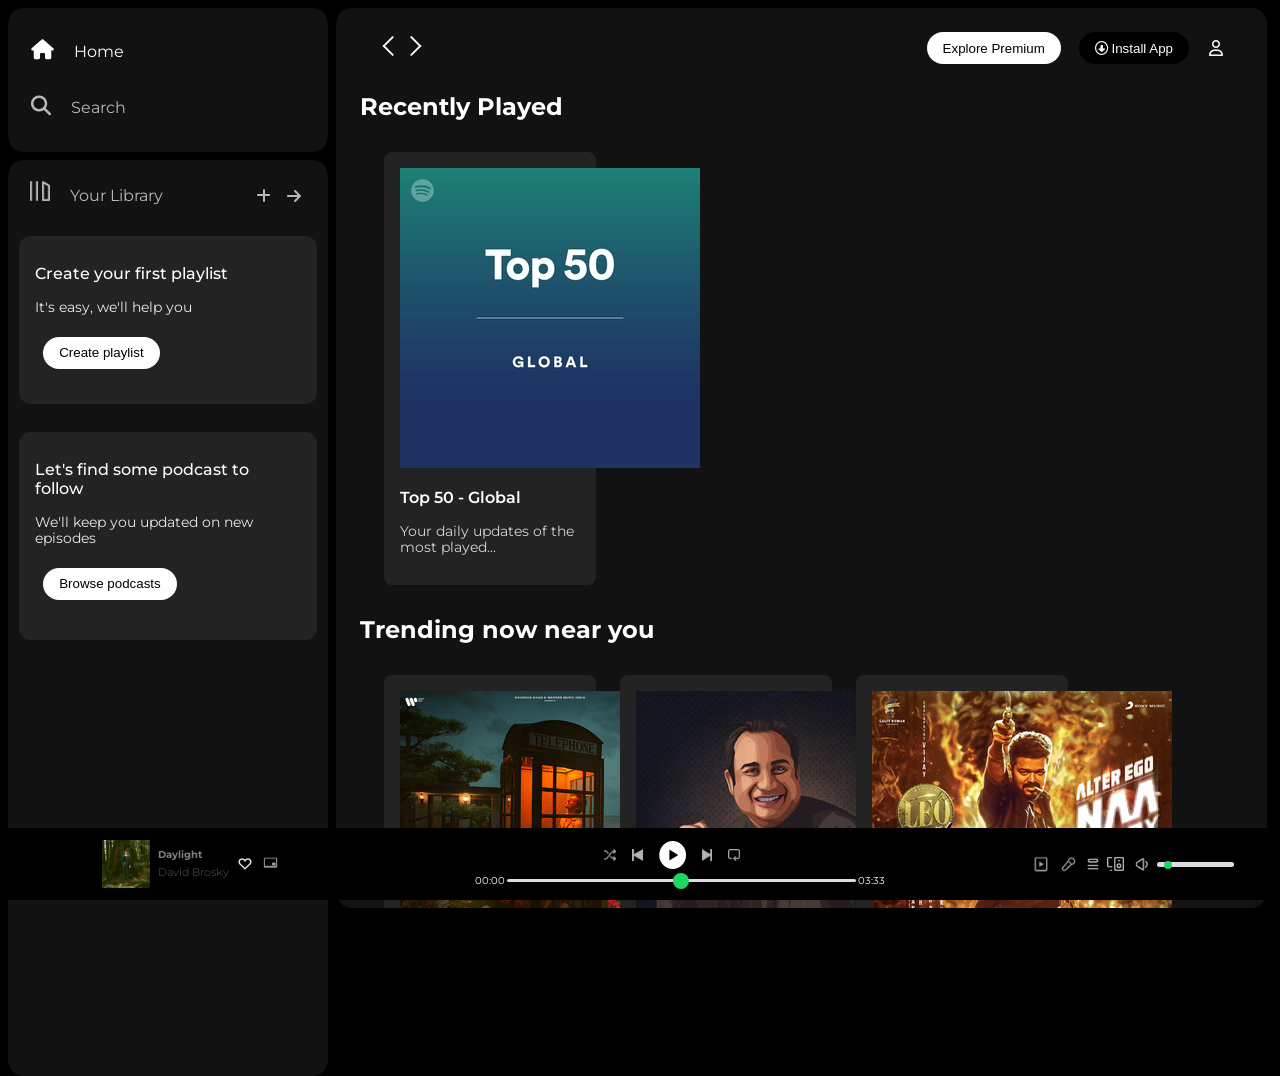
<file: index.html>
<!DOCTYPE html>
<html lang="en">
<head>
    <meta charset="UTF-8">
    <meta name="viewport" content="width=device-width, initial-scale=1.0">
    <title>Spotify-Web Player Music for Everyone</title>
    <link rel="stylesheet" href="https://cdnjs.cloudflare.com/ajax/libs/font-awesome/6.6.0/css/all.min.css" integrity="sha512-Kc323vGBEqzTmouAECnVceyQqyqdsSiqLQISBL29aUW4U/M7pSPA/gEUZQqv1cwx4OnYxTxve5UMg5GT6L4JJg==" crossorigin="anonymous" referrerpolicy="no-referrer" />
    <!-- <link rel="stylesheet" href="https://cdn.jsdelivr.net/npm/bootstrap@5.3.3/dist/css/bootstrap.min.css"> -->
    
    <link rel="preconnect" href="https://fonts.googleapis.com">
    <link rel="preconnect" href="https://fonts.gstatic.com" crossorigin>
    <link href="https://fonts.googleapis.com/css2?family=Montserrat:ital,wght@0,100..900;1,100..900&display=swap" rel="stylesheet">
    <link rel="icon" href="asset/logo.png" type="image/x-icon">
    <link rel="stylesheet" href="Spotify.css">
</head>

<body>
    <div class="main">
        <div class="sidebar">
            <div class="nav">
                <div class="nav-option " id="home">
                    <i class="fa-solid fa-house"></i>
                    <a href="#">Home </a>
                </div>
                <div class="nav-option">
                    <i class="fa-solid fa-magnifying-glass"></i>
                    <a href="#">Search</a>
                </div>
            </div>

            <div class="library">
                <div class="options">
                    <div class="lib-options nav-option">
                        <img src="./asset/library_icon.png" alt="Library">
                        <a href="#">Your Library</a>
                    </div>
                    <div class="icons">
                        <i class="fa-solid fa-plus"></i>
                        <i class="fa-solid fa-arrow-right"></i>
                    </div>
                </div>
                <div class="lib-box">
                    <div class="box">
                        <p class="box-p1">Create your first playlist</p>
                        <p class="box-p2">It's easy, we'll help you</p>
                        <button class="badge">Create playlist</button>
                    </div>
                    <div class="box box2">
                        <p class="box-p1">Let's find some podcast to follow</p>
                        <p class="box-p2">We'll keep you updated on new episodes</p>
                        <button class="badge">Browse podcasts</button>
                    </div>
                </div>
            </div>
        </div>

        <!-- Navigation Bar -->
        <div class="main-content">
            <div class="sticky-nav">
                <div class="sticy-nav-icons">
                    <img src="./asset/backward_icon.png" alt="backward_icon">
                    <img src="./asset/forward_icon.png" alt="backward_icon" class="hide">
                </div>
                <div class="sticky-nav-options">
                    <button class="badge nav-item hide" style="margin: 8px 10px 8px 10px;">Explore Premium</button>
                    <button class="badge nav-item dark-badge" style="margin-right: 10px;"><i
                            class="fa-regular fa-circle-down"> </i> Install App</button>
                    <i class="fa-regular fa-user " style="margin:0 20px 0 10px;"></i>
                </div>
            </div>

            <!-- Cards -->
            <h2 style="margin-bottom: 15px;">Recently Played</h2>
            <div class="cards-container">
                <div class="card">
                    <img src="asset/card1img.jpeg" alt="card1">
                    <p class="card-title">Top 50 - Global</p>
                    <p class="card-info">Your daily updates of the most played...</p>
                </div>
            </div>

            <h2 class="main-h2" style="margin-bottom: 15px;">Trending now near you</h2>
            <div class="cards-container">
                <div class="card">
                    <img src="asset/card2img.jpeg" alt="card2">
                    <p class="card-title">Top 50 - Global</p>
                    <p class="card-info">Your daily updates of the most played...</p>
                </div>
                <div class="card">
                    <img src="asset/card3img.jpeg" alt="card3">
                    <p class="card-title">Top 50 - Global</p>
                    <p class="card-info">Your daily updates of the most played...</p>
                </div>
                <div class="card">
                    <img src="asset/card4img.jpeg" alt="card4">
                    <p class="card-title">Top 50 - Global</p>
                    <p class="card-info">Your daily updates of the most played...</p>
                </div>
                <div class="card">
                    <img src="asset/card3img.jpeg" alt="card3">
                    <p class="card-title">Top 50 - Global</p>
                    <p class="card-info">Your daily updates of the most played...</p>
                </div>
                <div class="card">
                    <img src="asset/card4img.jpeg" alt="card4">
                    <p class="card-title">Top 50 - Global</p>
                    <p class="card-info">Your daily updates of the most played...</p>
                </div>
            </div>

            <h2 class="main-h2" style="margin-bottom: 15px;">Featured Charts</h2>
            <div class="cards-container">
                <div class="card">
                    <img src="asset/card5img.jpeg" alt="card1">
                    <p class="card-title">Top 50 - Global</p>
                    <p class="card-info">Your daily updates of the most played...</p>
                </div>
                <div class="card">
                    <img src="asset/card6img.jpeg" alt="card1">
                    <p class="card-title">Top 50 - Global</p>
                    <p class="card-info">Your daily updates of the most played...</p>
                </div>
                <div class="card">
                    <img src="asset/card1img.jpeg" alt="card1">
                    <p class="card-title">Top 50 - Global</p>
                    <p class="card-info">Your daily updates of the most played...</p>
                </div>
            </div>

            <div class="footer">
                <div class="line"></div>
            </div>

        </div>

        <!-- Player Bar -->
        <div class="music-player">
            <div class="album">
                <img src="asset/2 Hw/album_picture.jpeg" class="player-img m1" alt=""><br>
                <!-- <img src="asset/card4img.jpeg" class="player-img" alt=""> -->
                <div class="m1 album-desc">
                    <span class="album-title">Daylight</span>
                    <span class="album-desc s2">David Brosky</span>
                </div>
                <br><br><br><br>
                <img src="asset/2 Hw/album_icon1.png" class="album-icons1 m1">
                <img src="asset/2 Hw/album_icon2.png" class="album-icons2 m1 ">
            </div>
            <div class="player"> 
                 <div class="player-controls">
                    <img src="asset/player_icon1.png" class="player-control-icon">
                    <img src="asset/player_icon2.png" class="player-control-icon">
                    <img src="asset/player_icon3.png" class="player-control-icon" style="opacity: 1; height: 1.7rem;">
                    <img src="asset/player_icon4.png" class="player-control-icon">
                    <img src="asset/player_icon5.png" class="player-control-icon">
                </div>
                <div class="playback-bar">
                    <span style="font-size: 10px;" class="curr-time">00:00</span>
                    <input type="range" min="0" max="100" class="progress-bar" value="50" step="1">
                    <span style="font-size: 10px;" class="tot-time">03:33</span>

                </div>
            </div>
            <div class="controls">
                <img src="asset/2 Hw/controls_icon1.png" class="album-icons2 ic1 m1">
                <img src="asset/2 Hw/controls_icon2.png" class="album-icons2 ic2 m1">
                <img src="asset/2 Hw/controls_icon3.png" class="album-icons2 ic3 m1">
                <img src="asset/2 Hw/controls_icon4.png" class="album-icons2 ic4 m1">
                <img src="asset/2 Hw/controls_icon5.png" class="album-icons2 ic5 m1">
                <input type="range" class="volume" min="0" max="100" step="10" value="10">
                
            </div>
        </div>
    </div>











    <script src="https://cdn.jsdelivr.net/npm/bootstrap@5.3.3/dist/js/bootstrap.bundle.min.js"></script>
</body>

</html>
</file>
<file: Spotify.css>
body {
    font-family: "Montserrat", sans-serif;
    margin: 0;
    padding: 0;
    background-color: hsl(0, 0%, 0%);
    color: white;
    overflow: hidden;
}

.badge {
    color: black;
}

.main {
    display: flex;
    height: 100vh;
    padding: 0.5rem;
    margin-right: 5px;
}

.sidebar {
    background-color: #000;
    width: 340px;
    width: 20em;
    border-radius: 1rem;
    /*16px */
    margin-right: 0.5rem;


}

.main-content {
    background-color: #121212;
    flex: 1;
    border-radius: 1rem;
    /*16px */
    overflow: auto;
    padding: 0 1.5rem 0 1.5rem;
}

.music-player {
    background-color: yellow;
    position: fixed;
    bottom: 0px;
    width: 100%;
    height: 5rem;
    height: 72px;
    background-color: black;
}

a {
    text-decoration: none;
    color: white;
}

.nav {
    background-color: #121212;
    display: flex;
    flex-direction: column;
    justify-content: center;
    height: 8rem;
    padding: 0.5rem 0.75rem;
    border-radius: 1rem;
}

#home {
    opacity: 1;
}

.nav-option {
    line-height: 2.5rem;
    opacity: 0.7;
    padding: 0.5rem 0.7rem;
}

.nav-option:hover {
    opacity: 1;
}

.nav-option i {
    font-size: 1.25rem;
}

.nav-option a {
    font-size: 1rem;
    margin-left: 1rem;
}

.library {
    background-color: #121212;
    border-radius: 1rem;
    height: 100%;
    margin-top: 0.5rem;
    padding: 0.5rem 0.7rem;
}

.options {
    display: flex;
    justify-content: space-between;
    align-items: center;
}

.lib-options img {
    height: 1.25rem;
    width: 1.25rem;
}

.icons {
    display: flex;
}

.icons i {
    opacity: 0.7;
    margin-right: 1rem;
}

.icons i:hover {
    opacity: 1;
}

.box {
    height: 9rem;
    background-color: #232323;
    border-radius: 0.75rem;
    margin: 0.75rem 0 1.75rem 0;
    padding: 0.75rem 1rem;
    /* height: fit-content; */
}

.box2 {
    height: 11.5rem;
}

.box-p1 {
    font-size: 1rem;
    font-weight: 500;
}

.box-p2 {
    font-size: 0.85rem;
    opacity: 0.9;
}

.badge {
    background-color: white;
    border: none;
    border-radius: 100px;
    padding: 0.25rem 1rem;
    margin: 0.5rem;
    height: 2rem;
    width: fit-content;
}

.dark-badge {
    background-color: #000;
    color: white;
}

.sticky-nav {
    position: sticky;
    top: 0;
    background-color: #121212;
    display: flex;
    justify-content: space-between;
    align-items: center;
    padding: 1rem 0 0 1rem;
    margin: 0 0 20px 0;
    z-index: 10;

}

.sticky-nav-icons {
    margin-left: 0.75rem;
}

.sticky-nav-options {
    display: flex;
    justify-content: center;
    align-items: center;

}

.nav-item {
    margin-right: 1rem;

}

@media (max-width:1000px) {
    .hide {
        display: none;
    }
}

.card {
    background-color: #232323;
    width: 180px;
    border-radius: 0.5rem;
    color: white;
    padding: 1rem;
    margin-left: 1.5rem;
    margin-top: 1rem;
}

.cards-container {
    display: flex;
    flex-wrap: wrap;
}

.card-img {
    width: 100%;
    border-radius: 0.5rem 0.5rem 0 0;
}

.card-title {
    font-weight: 600;
}

.card-info {
    font-size: 0.85rem;
    opacity: 0.8;
}

.main-h2 {
    margin-top: 30px;
}

.footer {
    height: 300px;
    display: flex;
    justify-content: center;
    align-items: center;
}

.line {
    width: 95%;
    height: 50%;
    border-top: 1px solid white;
    opacity: 0.4;
}



.music-player {
    display: flex;
    justify-content: space-around;
    /* justify-content: center; */
    align-items: center;
    /* padding: 0px 60px 0px 10px; */
}

.album {
    width: 25%;
}

.player {
    display: flex;
    flex-direction: column;
    justify-content: space-around;
    /* align-items: center; */
    width: 42%;
    height: 70%;
    margin-left: 6px;
    margin: 0;
    /* background-color: red; */
}

.controls {
    /* width: 25%; */
}


.player-controls {
    display: flex;
    justify-content: center;
    align-items: center;
}

.player-control-icon {
    height: 0.7rem;
    margin-right: 1rem;
    opacity: 0.7;
    
}

.player-control-icon:hover {
    opacity: 1;
}

.playback-bar {
    display: flex;
    justify-content: center;
    align-items: center;
    /* margin-left: 55px; */

}

.progress-bar {
    width: 65%;
    appearance: none;
    background-color: transparent;
    cursor: pointer;

}

.progress-bar::-webkit-slider-runnable-track {
    background-color: #ddd;
    border-radius: 100px;
    height: 0.2rem;
}

.progress-bar::-webkit-slider-thumb {
    appearance: none;
    height: 1rem;
    width: 1rem;
    background-color: #1bd760;
    border-radius: 50%;
    margin-top: -6px;
}

.album{
    display: flex;
    justify-content: center;
    align-items: center;
    /* justify-content: space-between; */
}
.album-title{
    font-size: 0.6rem;
    font-weight: 700;
}
.album-desc{
    font-size: 0.7rem;
    opacity: 0.5;

}
.player-img{
    height: 3rem;
}
.album-icons1{
    height: 1rem;
}
.album-icons2{
    height: 1.5rem;
}
.m1{
    margin-right: 0.5rem;
    
}
.s2{
    margin-top: 5px;
}
.album-desc{
    display: flex;
    flex-direction: column;
}
.controls{
    display: flex;
    justify-content: center;
    align-items: center;
    /* position: static; */
    /* right: -10px; */
}
.ic1,.ic2,.ic5{
    height: 30px;
    height: 2rem;
}
.ic3{
    height: 1rem;
    opacity: 0.7;
}
.ic4{
    height: 0.9rem;
    opacity: 0.7;
}
.controls>img{
    margin: 0;
    margin-right: 6px;
}
.volume{
    appearance: none;
    width: 30%;
    background-color: transparent;
    cursor: pointer;
    margin: 0;
}


.volume::-webkit-slider-runnable-track {
    background-color: #ddd;
    border-radius: 100px;
    height: 5px;
}


.volume::-webkit-slider-thumb {
    appearance: none;
    height: 0.51rem;
    width: 0.51rem;
    background-color: #1bd760;
    margin-top: -1px;
    border-radius: 50%;
}
.progress-bar::-webkit-slider-thumb {
    appearance: none;
    height: 1rem;
    width: 1rem;
    background-color: #1bd760;
    border-radius: 50%;
    margin-top: -6px;
}
</file>
<file: 1 Project/Spotify.css>
body {
    font-family: "Montserrat", sans-serif;
    margin: 0;
    padding: 0;
    background-color: hsl(0, 0%, 0%);
    color: white;
    overflow: hidden;
}

.badge {
    color: black;
}

.main {
    display: flex;
    height: 100vh;
    padding: 0.5rem;
    margin-right: 5px;
}

.sidebar {
    background-color: #000;
    width: 340px;
    width: 20em;
    border-radius: 1rem;
    /*16px */
    margin-right: 0.5rem;


}

.main-content {
    background-color: #121212;
    flex: 1;
    border-radius: 1rem;
    /*16px */
    overflow: auto;
    padding: 0 1.5rem 0 1.5rem;
}

.music-player {
    background-color: yellow;
    position: fixed;
    bottom: 0px;
    width: 100%;
    height: 5rem;
    height: 72px;
    background-color: black;
}

a {
    text-decoration: none;
    color: white;
}

.nav {
    background-color: #121212;
    display: flex;
    flex-direction: column;
    justify-content: center;
    height: 8rem;
    padding: 0.5rem 0.75rem;
    border-radius: 1rem;
}

#home {
    opacity: 1;
}

.nav-option {
    line-height: 2.5rem;
    opacity: 0.7;
    padding: 0.5rem 0.7rem;
}

.nav-option:hover {
    opacity: 1;
}

.nav-option i {
    font-size: 1.25rem;
}

.nav-option a {
    font-size: 1rem;
    margin-left: 1rem;
}

.library {
    background-color: #121212;
    border-radius: 1rem;
    height: 100%;
    margin-top: 0.5rem;
    padding: 0.5rem 0.7rem;
}

.options {
    display: flex;
    justify-content: space-between;
    align-items: center;
}

.lib-options img {
    height: 1.25rem;
    width: 1.25rem;
}

.icons {
    display: flex;
}

.icons i {
    opacity: 0.7;
    margin-right: 1rem;
}

.icons i:hover {
    opacity: 1;
}

.box {
    height: 9rem;
    background-color: #232323;
    border-radius: 0.75rem;
    margin: 0.75rem 0 1.75rem 0;
    padding: 0.75rem 1rem;
    /* height: fit-content; */
}

.box2 {
    height: 11.5rem;
}

.box-p1 {
    font-size: 1rem;
    font-weight: 500;
}

.box-p2 {
    font-size: 0.85rem;
    opacity: 0.9;
}

.badge {
    background-color: white;
    border: none;
    border-radius: 100px;
    padding: 0.25rem 1rem;
    margin: 0.5rem;
    height: 2rem;
    width: fit-content;
}

.dark-badge {
    background-color: #000;
    color: white;
}

.sticky-nav {
    position: sticky;
    top: 0;
    background-color: #121212;
    display: flex;
    justify-content: space-between;
    align-items: center;
    padding: 1rem 0 0 1rem;
    margin: 0 0 20px 0;
    z-index: 10;

}

.sticky-nav-icons {
    margin-left: 0.75rem;
}

.sticky-nav-options {
    display: flex;
    justify-content: center;
    align-items: center;

}

.nav-item {
    margin-right: 1rem;

}

@media (max-width:1000px) {
    .hide {
        display: none;
    }
}

.card {
    background-color: #232323;
    width: 180px;
    border-radius: 0.5rem;
    color: white;
    padding: 1rem;
    margin-left: 1.5rem;
    margin-top: 1rem;
}

.cards-container {
    display: flex;
    flex-wrap: wrap;
}

.card-img {
    width: 100%;
    border-radius: 0.5rem 0.5rem 0 0;
}

.card-title {
    font-weight: 600;
}

.card-info {
    font-size: 0.85rem;
    opacity: 0.8;
}

.main-h2 {
    margin-top: 30px;
}

.footer {
    height: 300px;
    display: flex;
    justify-content: center;
    align-items: center;
}

.line {
    width: 95%;
    height: 50%;
    border-top: 1px solid white;
    opacity: 0.4;
}



.music-player {
    display: flex;
    justify-content: space-around;
    /* justify-content: center; */
    align-items: center;
    /* padding: 0px 60px 0px 10px; */
}

.album {
    width: 25%;
}

.player {
    display: flex;
    flex-direction: column;
    justify-content: space-around;
    /* align-items: center; */
    width: 42%;
    height: 70%;
    margin-left: 6px;
    margin: 0;
    /* background-color: red; */
}

.controls {
    /* width: 25%; */
}


.player-controls {
    display: flex;
    justify-content: center;
    align-items: center;
}

.player-control-icon {
    height: 0.7rem;
    margin-right: 1rem;
    opacity: 0.7;
    
}

.player-control-icon:hover {
    opacity: 1;
}

.playback-bar {
    display: flex;
    justify-content: center;
    align-items: center;
    /* margin-left: 55px; */

}

.progress-bar {
    width: 65%;
    appearance: none;
    background-color: transparent;
    cursor: pointer;

}

.progress-bar::-webkit-slider-runnable-track {
    background-color: #ddd;
    border-radius: 100px;
    height: 0.2rem;
}

.progress-bar::-webkit-slider-thumb {
    appearance: none;
    height: 1rem;
    width: 1rem;
    background-color: #1bd760;
    border-radius: 50%;
    margin-top: -6px;
}

.album{
    display: flex;
    justify-content: center;
    align-items: center;
    /* justify-content: space-between; */
}
.album-title{
    font-size: 0.6rem;
    font-weight: 700;
}
.album-desc{
    font-size: 0.7rem;
    opacity: 0.5;

}
.player-img{
    height: 3rem;
}
.album-icons1{
    height: 1rem;
}
.album-icons2{
    height: 1.5rem;
}
.m1{
    margin-right: 0.5rem;
    
}
.s2{
    margin-top: 5px;
}
.album-desc{
    display: flex;
    flex-direction: column;
}
.controls{
    display: flex;
    justify-content: center;
    align-items: center;
    /* position: static; */
    /* right: -10px; */
}
.ic1,.ic2,.ic5{
    height: 30px;
    height: 2rem;
}
.ic3{
    height: 1rem;
    opacity: 0.7;
}
.ic4{
    height: 0.9rem;
    opacity: 0.7;
}
.controls>img{
    margin: 0;
    margin-right: 6px;
}
.volume{
    appearance: none;
    width: 30%;
    background-color: transparent;
    cursor: pointer;
    margin: 0;
}


.volume::-webkit-slider-runnable-track {
    background-color: #ddd;
    border-radius: 100px;
    height: 5px;
}


.volume::-webkit-slider-thumb {
    appearance: none;
    height: 0.51rem;
    width: 0.51rem;
    background-color: #1bd760;
    margin-top: -1px;
    border-radius: 50%;
}
.progress-bar::-webkit-slider-thumb {
    appearance: none;
    height: 1rem;
    width: 1rem;
    background-color: #1bd760;
    border-radius: 50%;
    margin-top: -6px;
}
</file>
